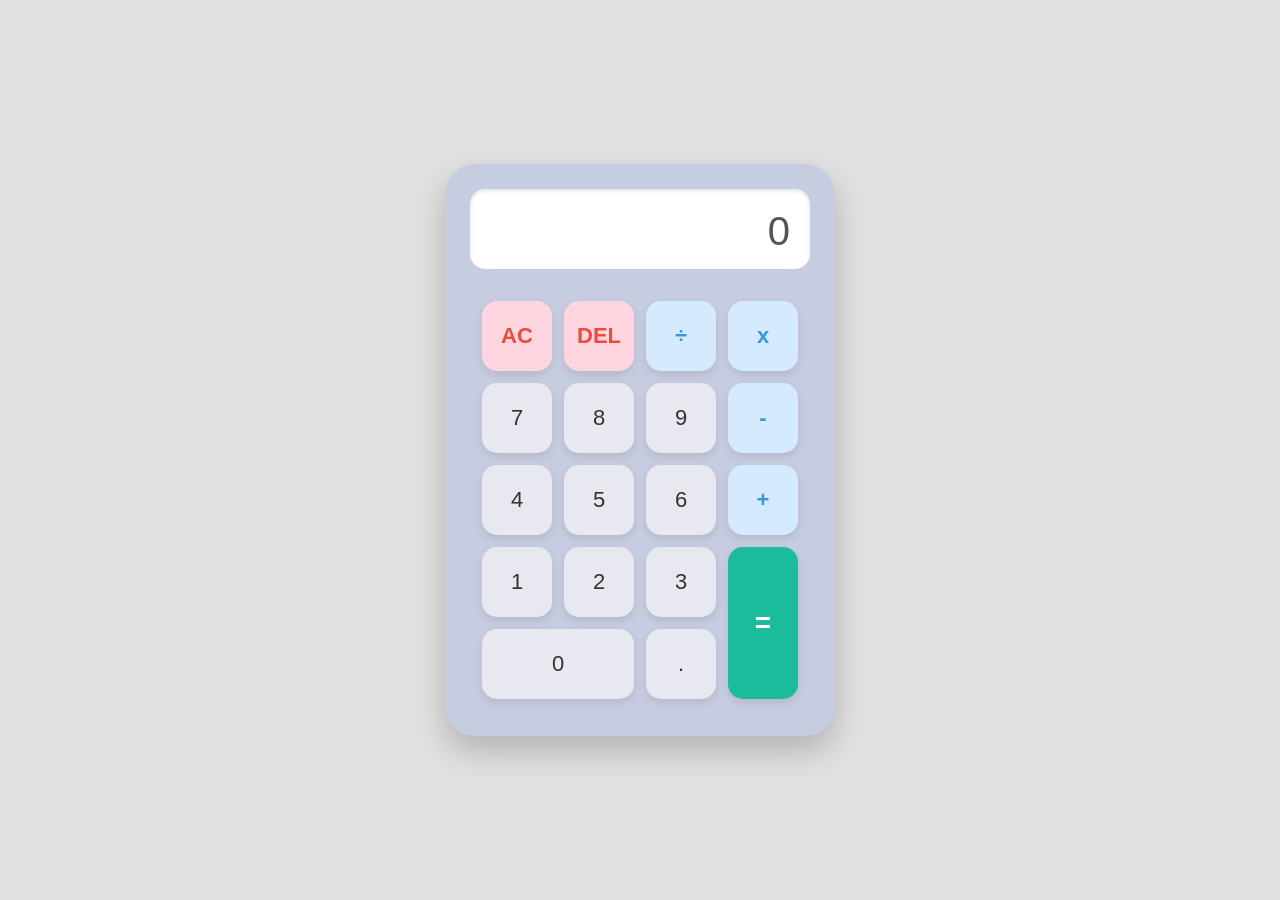
<file: calculator structure/index.html>
<!DOCTYPE html>
<html lang="en">
<head>
<meta charset="UTF-8">
<meta name="viewport" content="width=device-width, initial-scale=1.0">
<title>Calculator Design</title>
<link rel="stylesheet" href="style.css">
  


</head>
<body>

<div class="calculator">
    <div class="display">0</div>
    
    <table>
        <tr>
            <td><button class="clear">AC</button></td>
            <td><button class="del">DEL</button></td>
            <td><button class="operator">÷</button></td>
            <td><button class="operator">x</button></td>
        </tr>
        <tr>
            <td><button>7</button></td>
            <td><button>8</button></td>
            <td><button>9</button></td>
            <td><button class="operator">-</button></td>
        </tr>
        <tr>
            <td><button>4</button></td>
            <td><button>5</button></td>
            <td><button>6</button></td>
            <td><button class="operator">+</button></td>
        </tr>
        <tr>
            <td><button>1</button></td>
            <td><button>2</button></td>
            <td><button>3</button></td>
            <td rowspan="2"><button class="equal equal-btn">=</button></td>
        </tr>
        <tr>
            <td colspan="2"><button class="zero-btn">0</button></td>
            <td><button>.</button></td>
        </tr>
    </table>
</div>

</body>
</html>
</file>
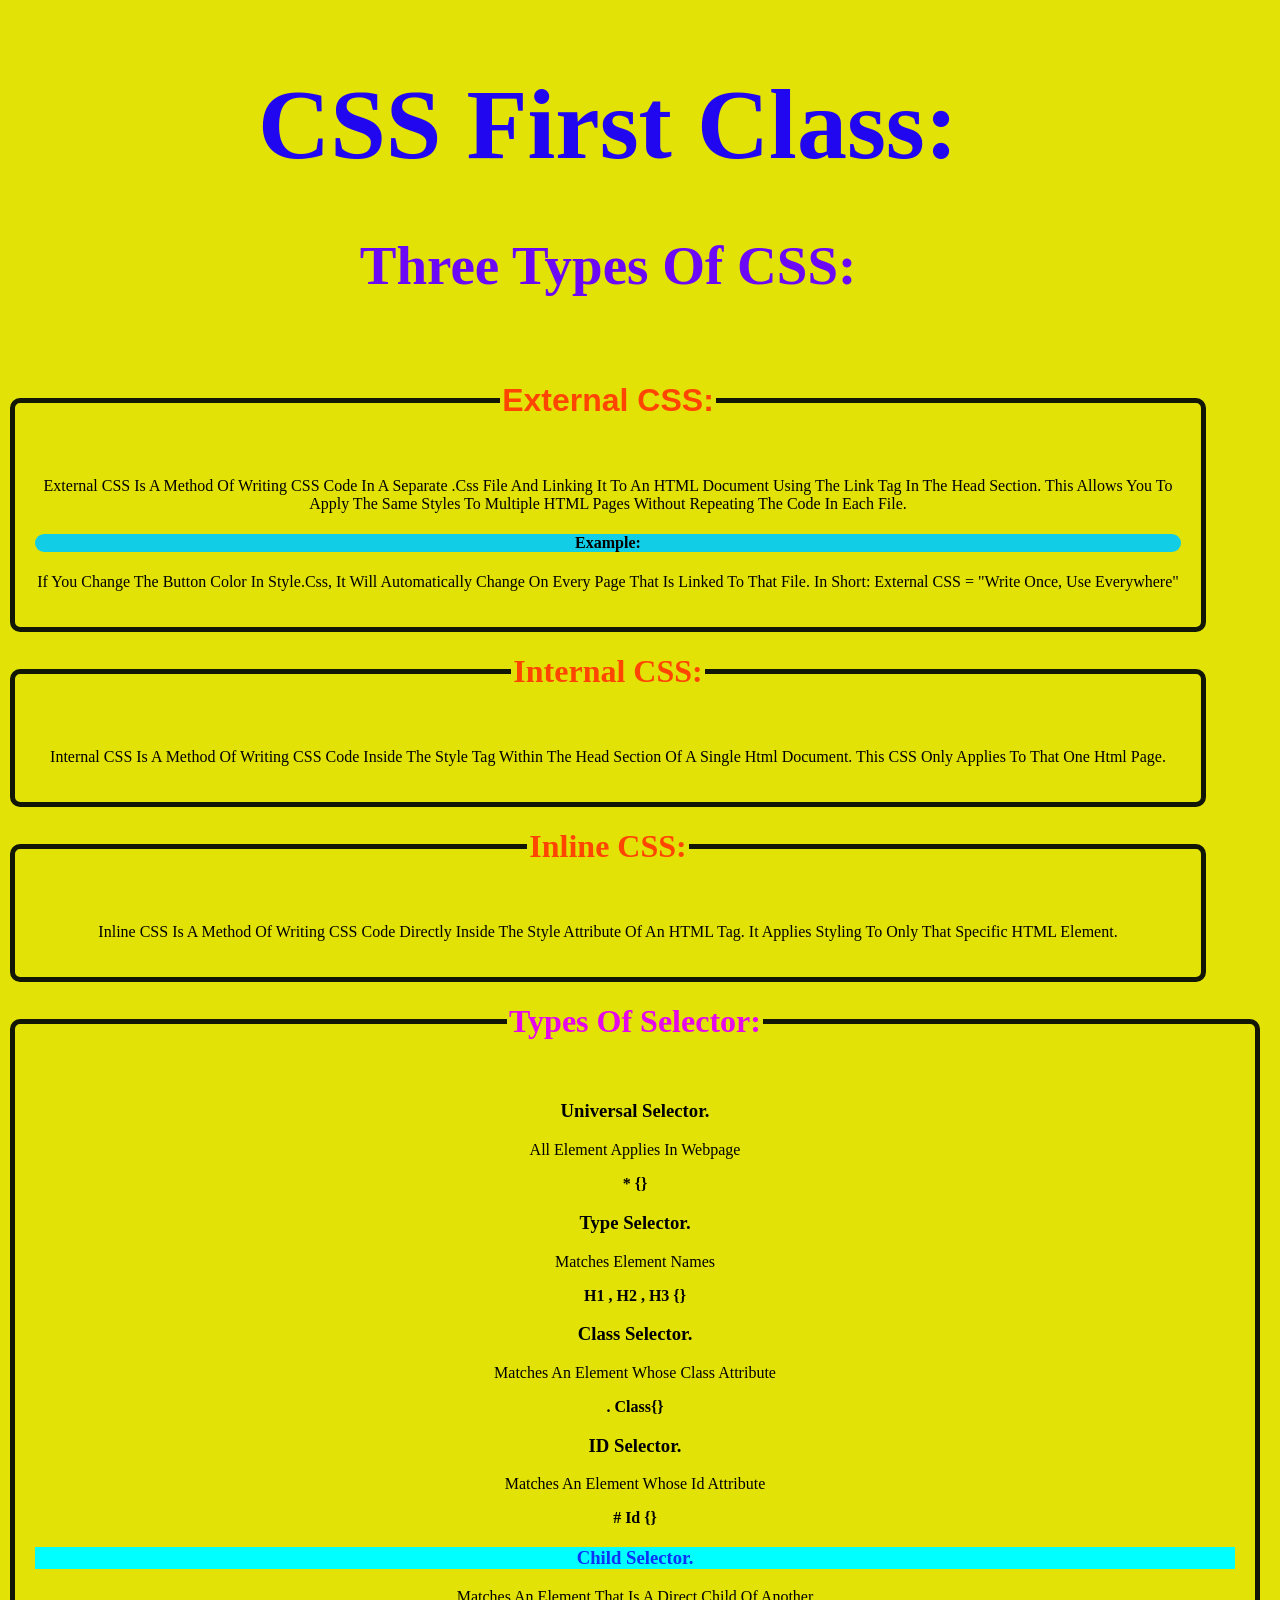
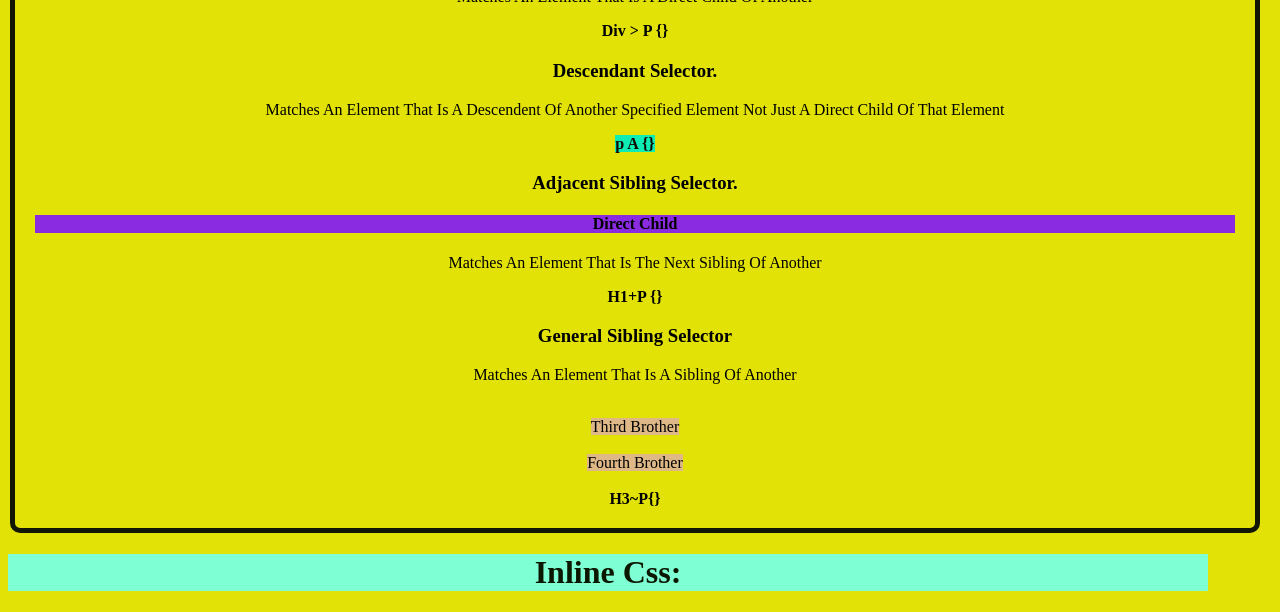
<file: class 1/index.html>
<!DOCTYPE html>
<html lang="en">
<head>
    <meta charset="UTF-8">
    <meta name="viewport" content="width=device-width, initial-scale=1.0">
    <title>Document</title>
    <link rel="stylesheet" href="style.css">
</head>
                <!-- internal css wo hoti hai jo html k andr he style tag ma ki jay -->
             <style> body{background-color: rgb(226, 226, 7); }  
              .second  {color: orangered; }
             </style>

<body>
                 
             
      <div>       
    <h1 id="head">CSS First Class:</h1>

<h2 id="bottom">Three Types Of CSS:</h2>
<br>
  <fieldset ><legend><h1 class="first">External CSS:</h1></legend>
<p>   External CSS is a method of writing CSS code in a separate .css file and linking it to an HTML document using the link tag in the head section.
This allows you to apply the same styles to multiple HTML pages without repeating the code in each file. <br> <h4 class="frs">Example: </h4>
If you change the button color in style.css, it will automatically change on every page that is linked to that file.
In short: External CSS = "Write once, use everywhere"
</p></fieldset>

<fieldset><legend><h1 class="second">Internal CSS:</h1></legend>
<p>    Internal CSS is a method of writing CSS code inside the style tag within the head section  of  a single html  document.

This CSS only applies to that one html  page.
  </p></fieldset>

<fieldset><legend><h1 style="color: orangered" class="third">Inline CSS:</h1></legend>
<p>    Inline CSS is a method of writing CSS code directly inside the style attribute of an HTML tag.

It applies styling to only that specific HTML element. </p></fieldset>

<fieldset><legend><h1 class="Three">Types Of Selector:</h1></legend>
  
<h3>Universal Selector.</h3><p>All element applies in webpage</p> <b>* {}</b>
<h3>Type Selector.</h3><p>Matches element names</p><b>h1 , h2 , h3 {}</b>
<h3>Class  Selector.</h3><p>Matches an element whose class attribute</p><b>. class{}</b>
<h3>ID  Selector.</h3><P>Matches an element whose id attribute</P><b># id {}</b>
<div>
<h3>Child  Selector.</h3><p>Matches an element that is a direct child of another </p><b>div > p {}</b>
</div>
<span>
  <h3>Descendant  Selector.</h3><p>Matches an element that is a descendent of another specified element not just a direct child of that element</p><b>p a {}</b>
</span>

<h3>Adjacent Sibling  Selector.</h3><h4>direct child</h4><p>Matches an element that is the next sibling of another </p><b>h1+p {}</b>
<h3>General Sibling Selector</h3><p>Matches an element that is a sibling of another</p><br><span>third brother </span><br><br><span>fourth brother</span><br><br><b>h3~p{}</b>








</fieldset>
      </div>

                 <!-- inline css wo hoti hai jo open tag k andr hi ki jay html mai -->
                        <h1 style="color: rgb(12, 23, 2); background-color: aquamarine; text-align: center; width: 1200px ;"> inline Css:</h1>





</body>
</html>
</file>
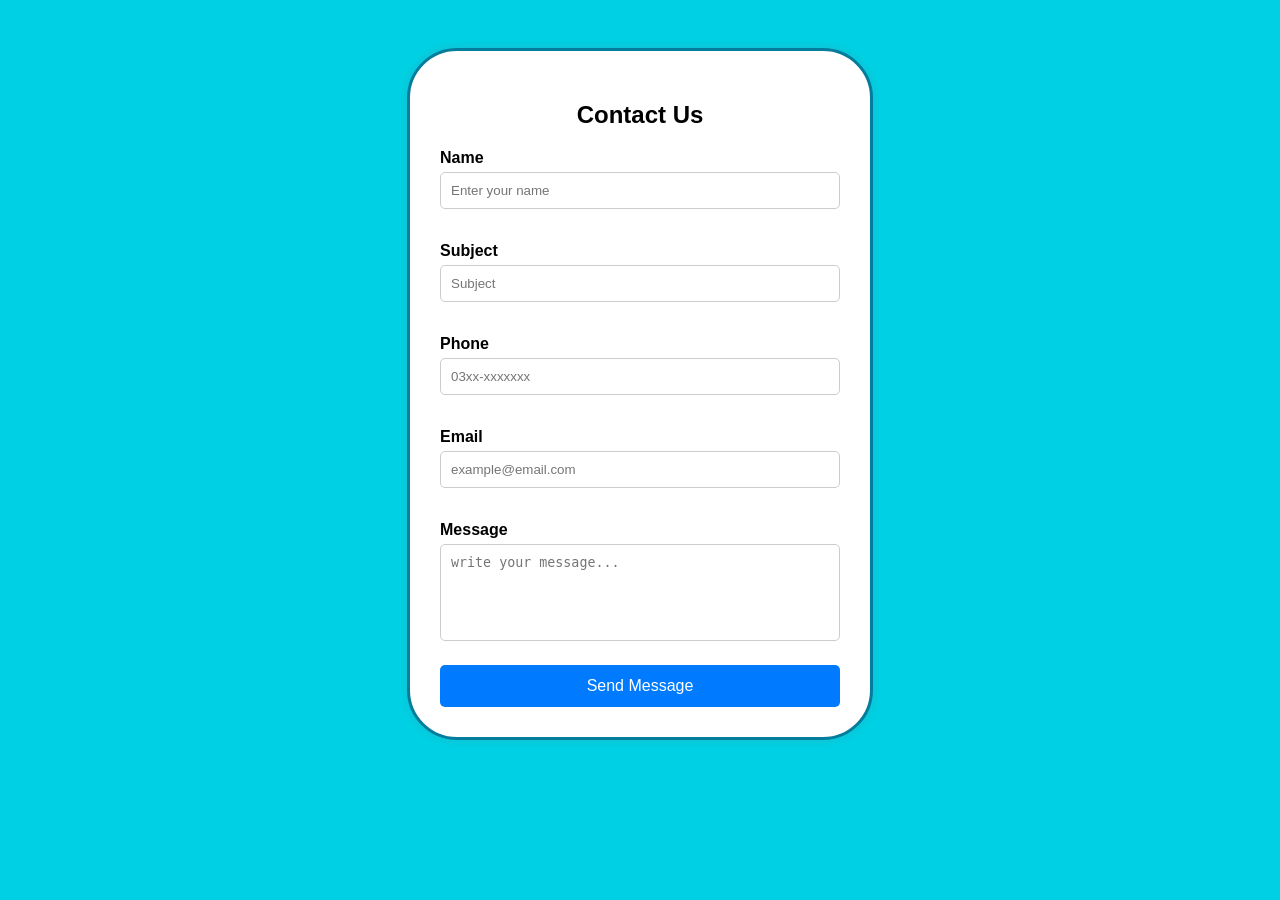
<file: contact form/index.html>
<!DOCTYPE html>
<html lang="en">
<head>
<meta charset="UTF-8">
<meta name="viewport" content="width=device-width, initial-scale=1.0">
<title>Contact Form</title>
<link rel="stylesheet" href="style.css">
</head>
<body>

<div class="container">
    <h2>Contact Us</h2>
    <form>
        <b>Name</b>
        <input type="text" placeholder="Enter your name" required>
<br>
<br>
        <b>Subject</b>
        <input type="text" placeholder="Subject" required>
<br>
<br>
        <b>Phone</b>
        <input type="tel" placeholder="03xx-xxxxxxx" required>
<br>
<br>
        <b>Email</b>
        <input type="email" placeholder="example@email.com" required>
<br>
<br>
        <b>Message</b>
        <textarea rows="5" placeholder="write your message..." required></textarea>

        <button type="submit">Send Message</button>
    
</div>
</form>
</body>
</html>













</body>
</html>
</file>
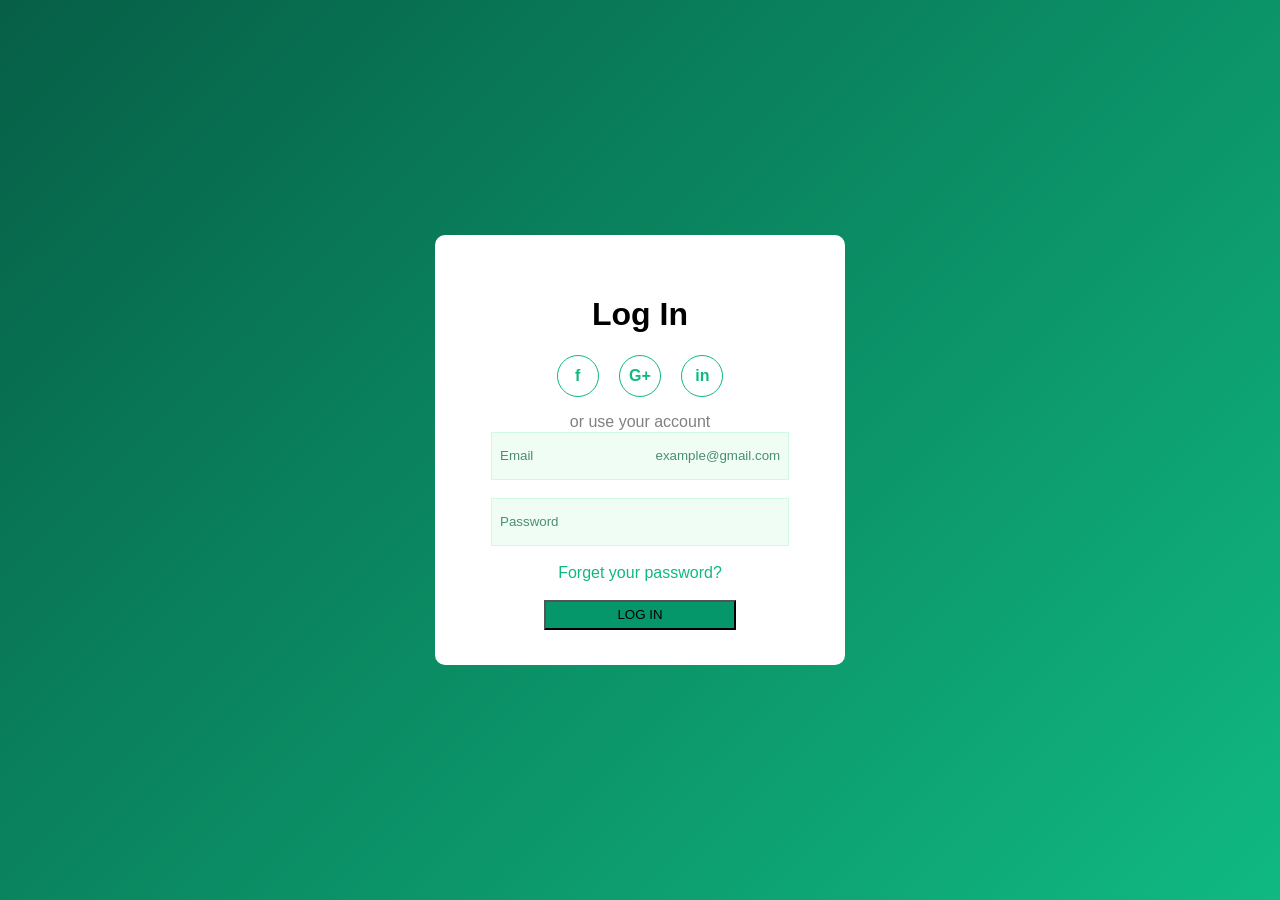
<file: login form/index.html>
<!DOCTYPE html>
<html lang="en">
<head>
    <meta charset="UTF-8">
    <meta name="viewport" content="width=device-width, initial-scale=1.0">
    <title>Login Form</title>
    <link rel="stylesheet" href="style.css">
</head>
<body>
<div  class="container" >
    
    <form >
        
<h1>Log In </h1>
<div class="header" style="text-align: center; " >
    <a href="#" style="display: inline-block; width: 40px;height: 40px; line-height: 40px;border: 1px solid #10B981;border-radius: 50%;margin: 0 8px ;color:#10B981;text-decoration: none; font-weight: bold; " >f</a>
    <a href="#" style="display: inline-block; width: 40px;height: 40px; line-height: 40px;border: 1px solid #10B981;border-radius: 50%;margin: 0 8px ;color:#10B981;text-decoration: none; font-weight: bold; " >G+</a>
    <a href="#" style="display: inline-block; width: 40px;height: 40px; line-height: 40px;border: 1px solid #10B981;border-radius: 50%;margin: 0 8px ;color:#10B981;text-decoration: none; font-weight: bold; " >in</a>
</div>
<p style="margin-bottom: 1px;  color: grey" >or use your account </p>
<input type="email" placeholder="Email                                 example@gmail.com" required> 
<br>
<br>
<input type="password" placeholder="Password" required>
<br>
<br>
<a href="" >Forget your password?</a>
<br>
<br>
<button>LOG IN </button>



    </form>








</div>


































    
</body>
</html>
</file>
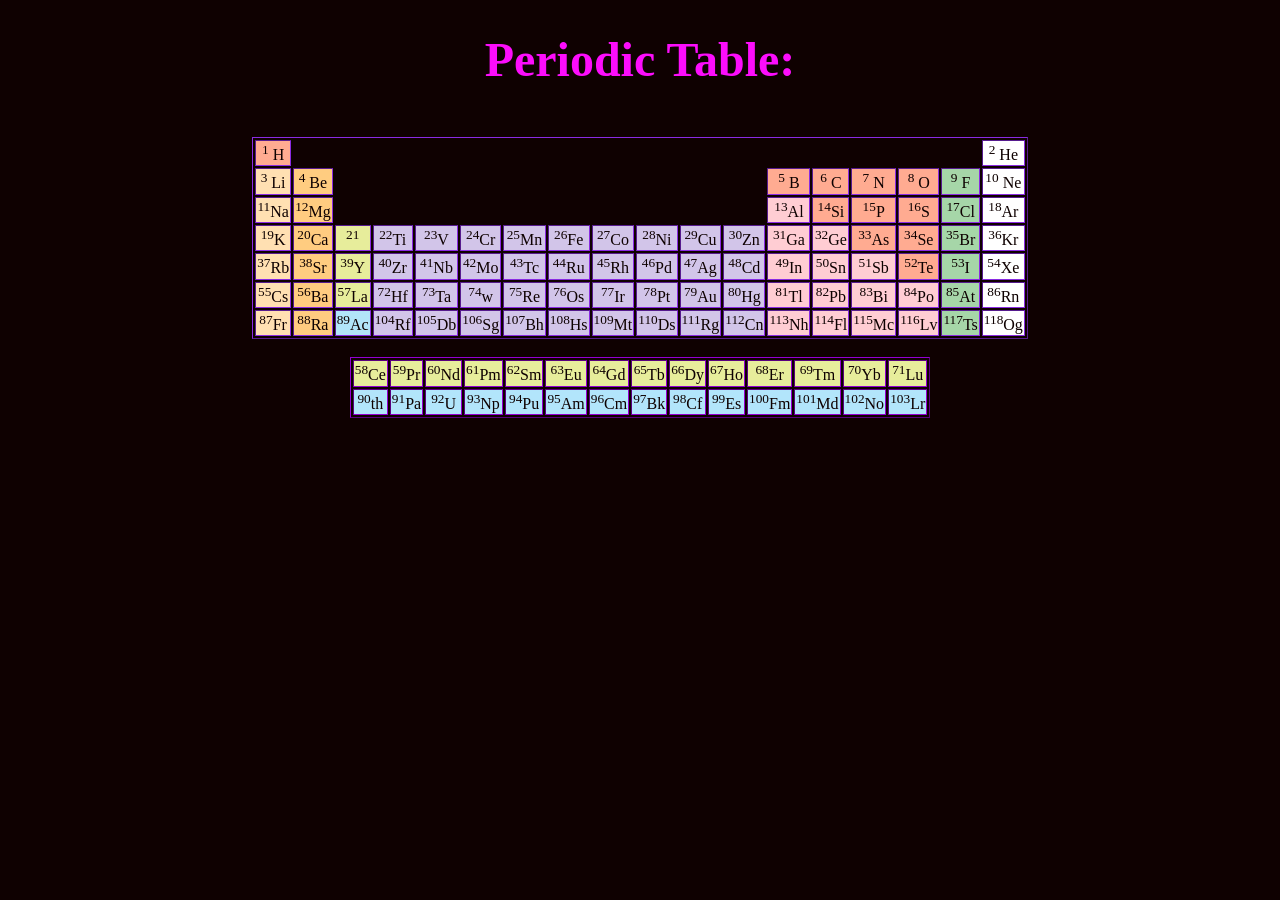
<file: periodic table/index.html>
<!DOCTYPE html>
<html lang="en">
<head>
    <meta charset="UTF-8">
    <meta name="viewport" content="width=device-width, initial-scale=1.0">
    <title>periodic table</title>
</head>
<body style="background-color:rgb(15, 1, 1); color: #0e0101; ">
  <center>
    <h1 style="color: rgb(252, 13, 252); font-size: xxx-large;">Periodic Table:</h1>
 <table style="width:500px ; margin-top:50px ; text-align: center; border-color: blueviolet;"  border=""  >
  <div>
  <tr>
    <td style="background-color: #ffab91;">
      <sup>1</sup>
      H
      <br>
  
    </td>
    <td style="empty-cells: hide;" colspan="16">  </td>
<td style="background-color: #ffffff;">
      <sup>2</sup>
      He <br>
    </td>
  </tr>
  </div>
  <div>
  <tr>
    <td style="background-color: #ffe0b2;" >
      <sup>3</sup>
      Li <br>
    </td>
    <td style="background-color:#ffcc80;">
      <sup>4</sup>
      Be <br>
    </td >
    <td style="empty-cells: hide;" colspan="10" >
    </td>
    <td style="background-color:#ffab91 ;">
      <sup>5</sup>
      B <br>
    </td>
    <td style="background-color: #ffab91;">
      <sup>6</sup>
      C <br>
    </td>
    <td style="background-color: #ffab91;">
      <sup>7</sup>
      N <br>
    </td>
    <td style="background-color:#ffab91 ;">
      <sup>8</sup>
      O <br>
    </td>
    <td style="background-color: #a6d6a8;">
      <sup>9</sup>
      F <br>
    </td>
    <td style="background-color:#ffffff;">
      <sup>10</sup>
      Ne <br>
    </td>
  </tr>
  </div>
  <div>
  <tr>
    <td style="background-color:#ffe0b2 ;"><sup>11</sup>Na<br></td>
    <td style="background-color:#ffcc80 ;"><sup>12</sup>Mg<br></td>
    <td style="empty-cells: hide;" colspan="10"></td>
    <td style="background-color:#ffcdd3 ;"><sup>13</sup>Al<br></td>
    <td style="background-color:#ffab91 ;"><sup>14</sup>Si<br></td>
    <td style="background-color:#ffab91 ;"><sup>15</sup>P<br></td>
    <td style="background-color:#ffab91 ;"><sup>16</sup>S<br></td>
    <td style="background-color:#a6d6a8 ;"><sup>17</sup>Cl<br></td>
    <td style="background-color:#ffffff ;"><sup>18</sup>Ar<br></td>
  </tr>
  </div>
  <div>
  <tr>
    <td style="background-color:#ffe0b2 ;"><sup>19</sup>K<br></td>
    <td style="background-color: #ffcc80;"><sup>20</sup>Ca<br></td>
    <td style="background-color:#e7ed9b;"><sup>21</sup><br></td>
    <td style="background-color:#d2c5e9 ;"><sup>22</sup>Ti<br></td>
    <td style="background-color:#d2c5e9 ;"><sup>23</sup>V<br></td>
    <td style="background-color:#d2c5e9 ;"><sup>24</sup>Cr<br></td>
    <td style="background-color:#d2c5e9 ;"><sup>25</sup>Mn<br></td>
    <td style="background-color:#d2c5e9 ;"><sup>26</sup>Fe<br></td>
    <td style="background-color:#d2c5e9 ;"><sup>27</sup>Co<br></td>
    <td style="background-color:#d2c5e9 ;"><sup>28</sup>Ni<br></td>
    <td style="background-color:#d2c5e9 ;"><sup>29</sup>Cu<br></td>
    <td style="background-color:#d2c5e9 ;"><sup>30</sup>Zn<br></td>
    <td style="background-color:#ffcdd3 ;"><sup>31</sup>Ga<br></td>
    <td style="background-color:#ffcdd3 ;"><sup>32</sup>Ge<br></td>
    <td style="background-color:#ffab91 ;"><sup>33</sup>As<br></td>
    <td style="background-color:#ffab91 ;"><sup>34</sup>Se<br></td>
    <td style="background-color: #a6d6a8;"><sup>35</sup>Br<br></td>
    <td style="background-color: #ffffff;"><sup>36</sup>Kr<br></td>
  </tr>
  </div>
  <div>
  <tr>
    <td style="background-color:#ffe0b2 ;"><sup>37</sup>Rb<br></td>
    <td style="background-color:#ffcc80 ;"><sup>38</sup>Sr<br></td>
    <td style="background-color: #e7ed9b;"><sup>39</sup>Y<br></td>
    <td style="background-color: #d2c5e9;"><sup>40</sup>Zr<br></td>
    <td style="background-color: #d2c5e9;"><sup>41</sup>Nb<br></td>
    <td style="background-color: #d2c5e9;"><sup>42</sup>Mo<br></td>
    <td style="background-color: #d2c5e9;"><sup>43</sup>Tc<br></td>
    <td style="background-color: #d2c5e9;"><sup>44</sup>Ru<br></td>
    <td style="background-color: #d2c5e9;"><sup>45</sup>Rh<br></td>
    <td style="background-color: #d2c5e9;"><sup>46</sup>Pd<br></td>
    <td style="background-color: #d2c5e9;"><sup>47</sup>Ag<br></td>
    <td style="background-color: #d2c5e9;"><sup>48</sup>Cd<br></td>
    <td style="background-color:#ffcdd3 ;"><sup>49</sup>In<br></td>
    <td style="background-color:#ffcdd3 ;"><sup>50</sup>Sn<br></td>
    <td style="background-color:#ffcdd3 ;"><sup>51</sup>Sb<br></td>
    <td style="background-color:#ffab91 ;"><sup>52</sup>Te<br></td>
    <td style="background-color: #a6d6a8;"><sup>53</sup>I<br></td>
    <td style="background-color: #ffffff;"><sup>54</sup>Xe<br></td>
  </tr>
  </div>
  <div>
  <tr>
  <td style="background-color:#ffe0b2 ;"><sup>55</sup>Cs<br></td>
  <td style="background-color: #ffcc80;"><sup>56</sup>Ba<br></td>
  <td style="background-color:#e7ed9b ;"><sup>57</sup>La<br></td>
  <td style="background-color: #d2c5e9;"><sup>72</sup>Hf<br></td>
  <td style="background-color: #d2c5e9;"><sup>73</sup>Ta<br></td>
  <td style="background-color: #d2c5e9;"><sup>74</sup>w<br></td>
  <td style="background-color: #d2c5e9;"><sup>75</sup>Re<br></td>
  <td style="background-color: #d2c5e9;"><sup>76</sup>Os<br></td>
  <td style="background-color: #d2c5e9;"><sup>77</sup>Ir<br></td>
  <td style="background-color: #d2c5e9;"><sup>78</sup>Pt<br></td>
  <td style="background-color: #d2c5e9;"><sup>79</sup>Au<br></td>
  <td style="background-color: #d2c5e9;"><sup>80</sup>Hg<br></td>
  <td style="background-color: #ffcdd3;"><sup>81</sup>Tl<br></td>
  <td style="background-color: #ffcdd3;"><sup>82</sup>Pb<br></td>
  <td style="background-color: #ffcdd3;"><sup>83</sup>Bi<br></td>
  <td style="background-color: #ffcdd3;"><sup>84</sup>Po<br></td>
  <td style="background-color: #a6d6a8;"><sup>85</sup>At<br></td>
  <td style="background-color:#ffffff ;"><sup>86</sup>Rn<br></td>
</tr>
</div>
<div>
  <tr>
<td style="background-color:#ffe0b2 ;"><sup>87</sup>Fr<br></td>
<td style="background-color:#ffcc80 ;"><sup>88</sup>Ra<br></td>
<td style="background-color:#b2e5f9 ;"><sup>89</sup>Ac<br></td>
<td style="background-color:#d2c5e9 ;"><sup>104</sup>Rf<br></td>
<td style="background-color:#d2c5e9 ;"><sup>105</sup>Db<br></td>
<td style="background-color:#d2c5e9 ;"><sup>106</sup>Sg<br></td>
<td style="background-color:#d2c5e9 ;"><sup>107</sup>Bh<br></td>
<td style="background-color:#d2c5e9 ;"><sup>108</sup>Hs<br></td>
<td style="background-color:#d2c5e9 ;"><sup>109</sup>Mt<br></td>
<td style="background-color:#d2c5e9 ;"><sup>110</sup>Ds<br></td>
<td style="background-color:#d2c5e9 ;"><sup>111</sup>Rg<br></td>
<td style="background-color:#d2c5e9 ;"><sup>112</sup>Cn<br></td>
<td style="background-color:#ffcdd3 ;"><sup>113</sup>Nh<br></td>
<td style="background-color:#ffcdd3 ;"><sup>114</sup>Fl<br></td>
<td style="background-color:#ffcdd3 ;"><sup>115</sup>Mc<br></td>
<td style="background-color:#ffcdd3 ;"><sup>116</sup>Lv<br></td>
<td style="background-color:#a6d6a8 ;"><sup>117</sup>Ts<br></td>
<td style="background-color:#ffffff ;"><sup>118</sup>Og<br></td>
  </tr>
</div>
    </table >
<br>
<table style="width: 500px ; text-align: center; border-color: darkviolet;" border="" >
<div>
<tr>
<td style="background-color: #e7ed9b ;" ><sup>58</sup>Ce<br></td>
<td style="background-color: #e7ed9b ;" ><sup>59</sup>Pr<br></td>
<td style="background-color: #e7ed9b ;" ><sup>60</sup>Nd<br></td>
<td style="background-color: #e7ed9b ;" ><sup>61</sup>Pm<br></td>
<td style="background-color: #e7ed9b ;" ><sup>62</sup>Sm<br></td>
<td style="background-color: #e7ed9b ;" ><sup>63</sup>Eu<br></td>
<td style="background-color: #e7ed9b ;" ><sup>64</sup>Gd<br></td>
<td style="background-color: #e7ed9b ;" ><sup>65</sup>Tb<br></td>
<td style="background-color: #e7ed9b ;" ><sup>66</sup>Dy<br></td>
<td style="background-color: #e7ed9b ;" ><sup>67</sup>Ho<br></td>
<td style="background-color: #e7ed9b ;" ><sup>68</sup>Er<br></td>
<td style="background-color: #e7ed9b ;" ><sup>69</sup>Tm<br></td>
<td style="background-color: #e7ed9b ;" ><sup>70</sup>Yb<br></td>
<td style="background-color: #e7ed9b ;" ><sup>71</sup>Lu<br></td>
</tr>
</div>
<div>
<tr>
<td style="background-color: #b2e5fb ;" ><sup>90</sup>th<br></td>
<td style="background-color: #b2e5fb ;" ><sup>91</sup>Pa<br></td>
<td style="background-color: #b2e5fb ;" ><sup>92</sup>U<br></td>
<td style="background-color: #b2e5fb ;" ><sup>93</sup>Np<br></td>
<td style="background-color: #b2e5fb ;" ><sup>94</sup>Pu<br></td>
<td style="background-color: #b2e5fb ;" ><sup>95</sup>Am<br></td>
<td style="background-color: #b2e5fb ;" ><sup>96</sup>Cm<br></td>
<td style="background-color: #b2e5fb ;" ><sup>97</sup>Bk<br></td>
<td style="background-color: #b2e5fb ;" ><sup>98</sup>Cf<br></td>
<td style="background-color: #b2e5fb ;" ><sup>99</sup>Es<br></td>
<td style="background-color: #b2e5fb ;" ><sup>100</sup>Fm<br></td>
<td style="background-color: #b2e5fb ;" ><sup>101</sup>Md<br></td>
<td style="background-color: #b2e5fb ;" ><sup>102</sup>No<br></td>
<td style="background-color: #b2e5fb ;" ><sup>103</sup>Lr<br></td>
</tr>
</div>


</table>








  </center>






















</body>
</html>
</file>
<file: calculator structure/style.css>
* {
        margin: 0;
        padding: 0;
        box-sizing: border-box;
        font-family: 'Arial', sans-serif;
    }

    body {
        display: flex;
        justify-content: center;
        align-items: center;
        min-height: 100vh;
        background: #e0e0e0;
    }

    .calculator {
        background: #c7cde0;
        padding: 25px;
        border-radius: 30px;
        box-shadow: 0 15px 30px rgba(0, 0, 0, 0.2); 
    }

    .display {
        background: #fff;
        padding: 20px;
        margin-bottom: 20px;
        border-radius: 15px;
        text-align: right;
        font-size: 40px;
        color: #555;
        height: 80px;
        box-shadow: inset 0 2px 5px rgba(0,0,0,0.1); 
    }

    table {
        border-spacing: 12px; 
    }

    button {
        width: 70px;
        height: 70px;
        border: none;
        border-radius: 15px;
        font-size: 22px;
        color: #333;
        background: #e8e8f0;
        box-shadow: 0 4px 8px rgba(0, 0, 0, 0.1); 
        cursor: default; 
    }

    
    .clear, .del {
        background: #ffd6e0; 
        color: #e74c3c;
        font-weight: bold;
    }
    
    .operator {
        background: #d6eaff; 
        color: #3498db;
        font-weight: bold;
    }

    .equal {
        background: #1abc9c; 
        color: #fff;
        font-size: 28px;
        font-weight: bold;
    }

    
    .equal-btn {
        height: 152px; 
    }

    .zero-btn {
        width: 152px; 
    }
</file>
<file: class 1/style.css>
body{width: 600px;
text-align: center;
text-transform: capitalize;
}
     /* universal selector */
*{text-align: center;
}
     /* type selectotr */
fieldset { 
border: 5px solid rgb(17, 22, 5);
border-radius: 10px ;
padding: 20px;
}
div{
    width: 1200px ;
    margin: 20px auto;
}
    /* class selector */
.first {  color: orangered; 
font-family: Verdana, Geneva, Tahoma, sans-serif;
}
 .frs{ background-color: rgb(17, 205, 230);
border-radius: 10px;
 }
  
 .Three{ color: rgb(229, 6, 236);}
     /* id selector */
#head{  font-size: 100px;
    font-family:initial;
height:100px ; text-align: center;
color: rgb(33, 6, 240);
 }
 #bottom{
    font-size:55px ;
    color: rgb(107, 8, 245);
    font-family:initial;
 }
 

    /* child selector  */
 div>h3 { 
    color: rgb(10, 50, 248);
    background-color: aqua;
 }
   /* descendant selector */
span>b {
background-color: rgb(12, 236, 180);
color: rgb(17, 10, 1);
}
/* adjacent sibling selector */
h3+h4{
    background-color: blueviolet;
}
   /* general sibling selector  */
h3~span{
    background-color: burlywood;
}
</file>
<file: contact form/style.css>
body {
    font-family: Arial, sans-serif;
    background: #00d0e3;
    display: flex;
    justify-content: center;
    padding: 40px;
}

.container {
    background:  white ;
    padding: 30px;
    border-radius: 50px;
border: 3px solid rgb(3, 125, 155);

    box-shadow: 0 0 10px rgba(245, 9, 9, 0.1);
    width: 400px;
}

h2 {
    text-align: center;
    margin-bottom: 20px;
}

b {
    display: block;
    margin-top: 15px;
    font-weight: bold;
}

input, textarea {
    width: 100%;
    padding: 10px;
    margin-top: 5px;
    border: 1px solid #ccc;
    border-radius: 5px;
    box-sizing: border-box;
    resize: none ;
}

button {
    width: 100%;
    padding: 12px;
    margin-top: 20px;
    background: #007bff;
    color: white;
    border: none;
    border-radius: 5px;
    font-size: 16px;
    cursor: pointer ;
}

button:hover {
    background: #044485;
}
</file>
<file: login form/style.css>
body{
margin: 0;
background: linear-gradient(135deg, #065F46, #10B981);
    font-family: arial;
display: flex;
justify-content: center;
align-items: center;
height: 100vh;
}

a:hover{
color: #065F46;
text-decoration: underline;
}
    

a{
    text-decoration: none;
    color: #10B981;
    
}

    

.container{
    background-color: white;
    text-align: center;
    width: 350px;
    height: 350px;
padding: 40px 30px;
    border-radius: 10px;
transition: 0.3s;
overflow: hidden;
}
input{
    width:80%;
    height: 30px;
    border: 1px solid #D1FAE5;
    background-color: #F0FDF4;
    color: #065F46;
    padding: 8px;
    
    
}
input:hover{
    border: #10B981;
}
input::placeholder{
    color: #065F46;
    opacity: 0.7;
}
input:focus{
    border-color: #059669;
    background: white;
    box-shadow: 0 0 8px rgba(5, 150, 105, 0.3);
}
button{
    width: 55%;
    height: 30px;
    background-color: #059669;
}
button:hover{
background: #047857;
transform: scale(1.03);
transition: 0.3s;
box-shadow: 0 5px 15px rgba(5, 150, 105, 0.4);
}
</file>
